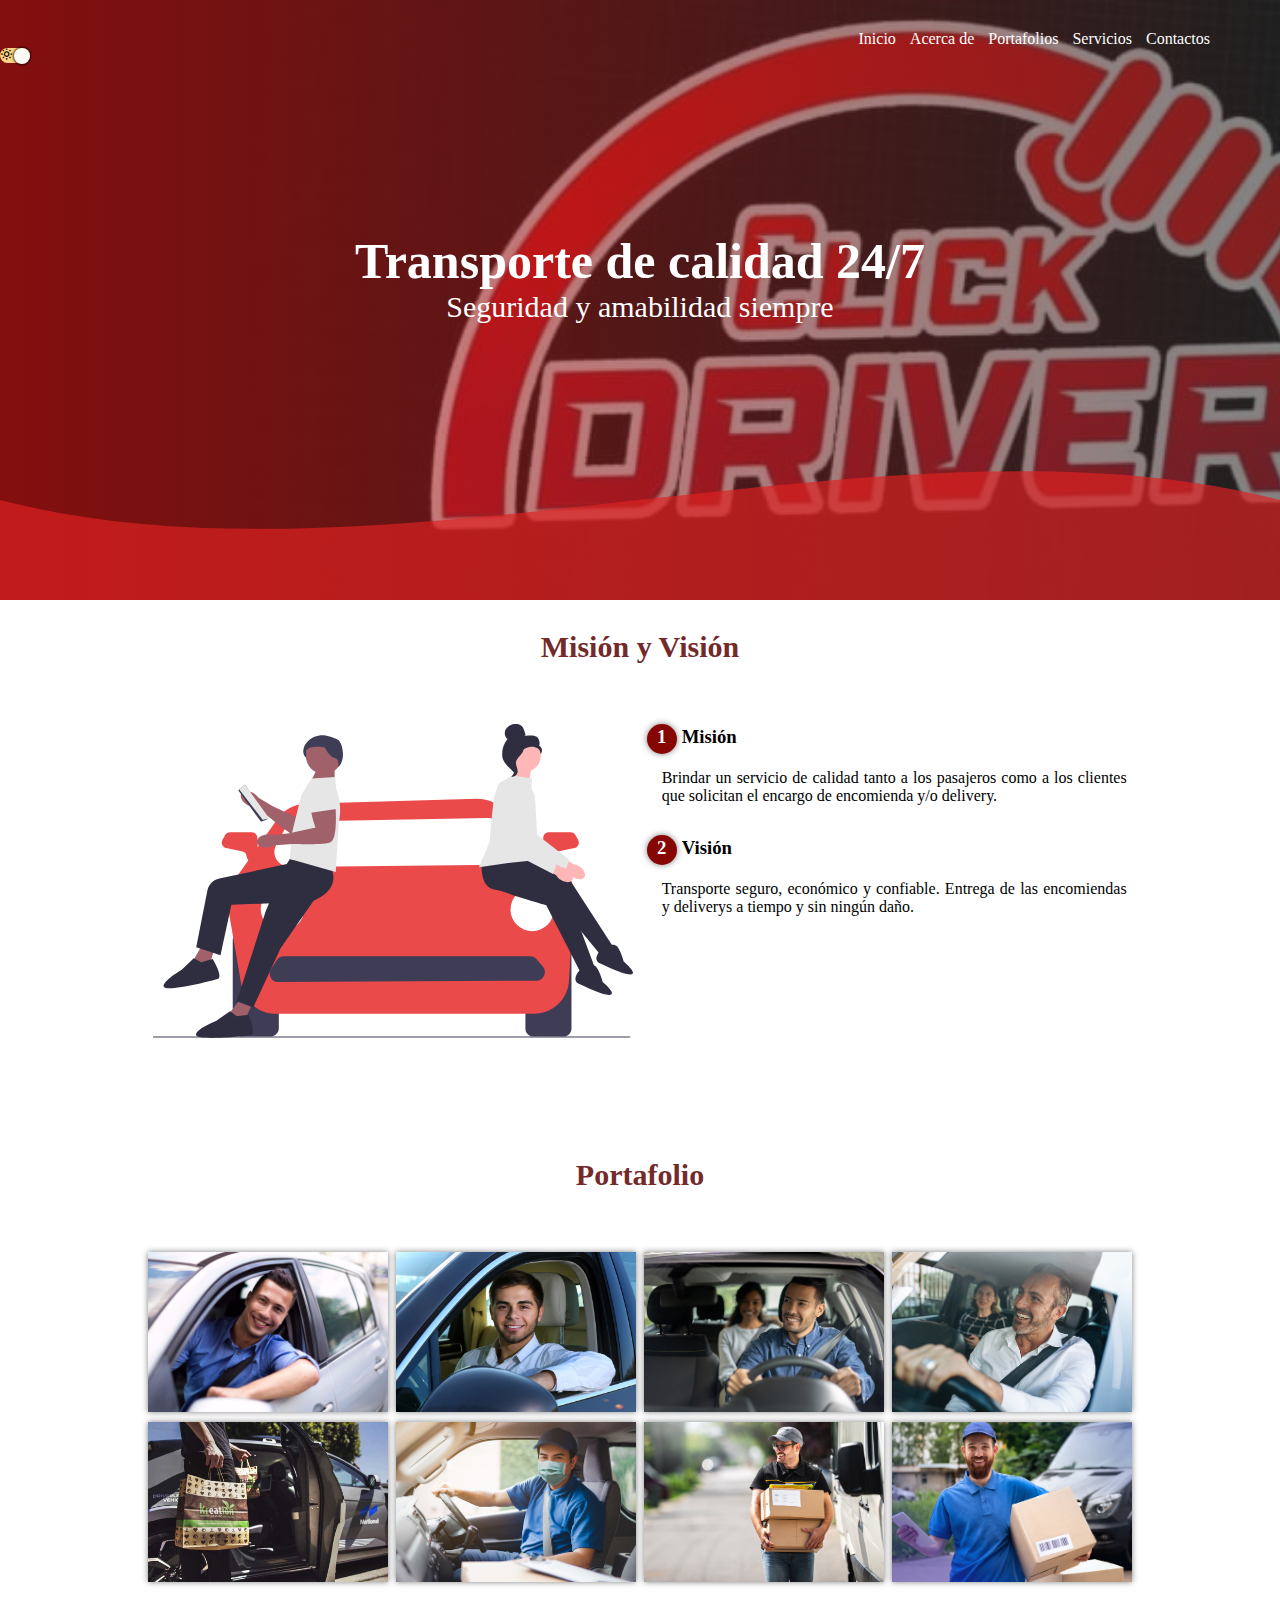
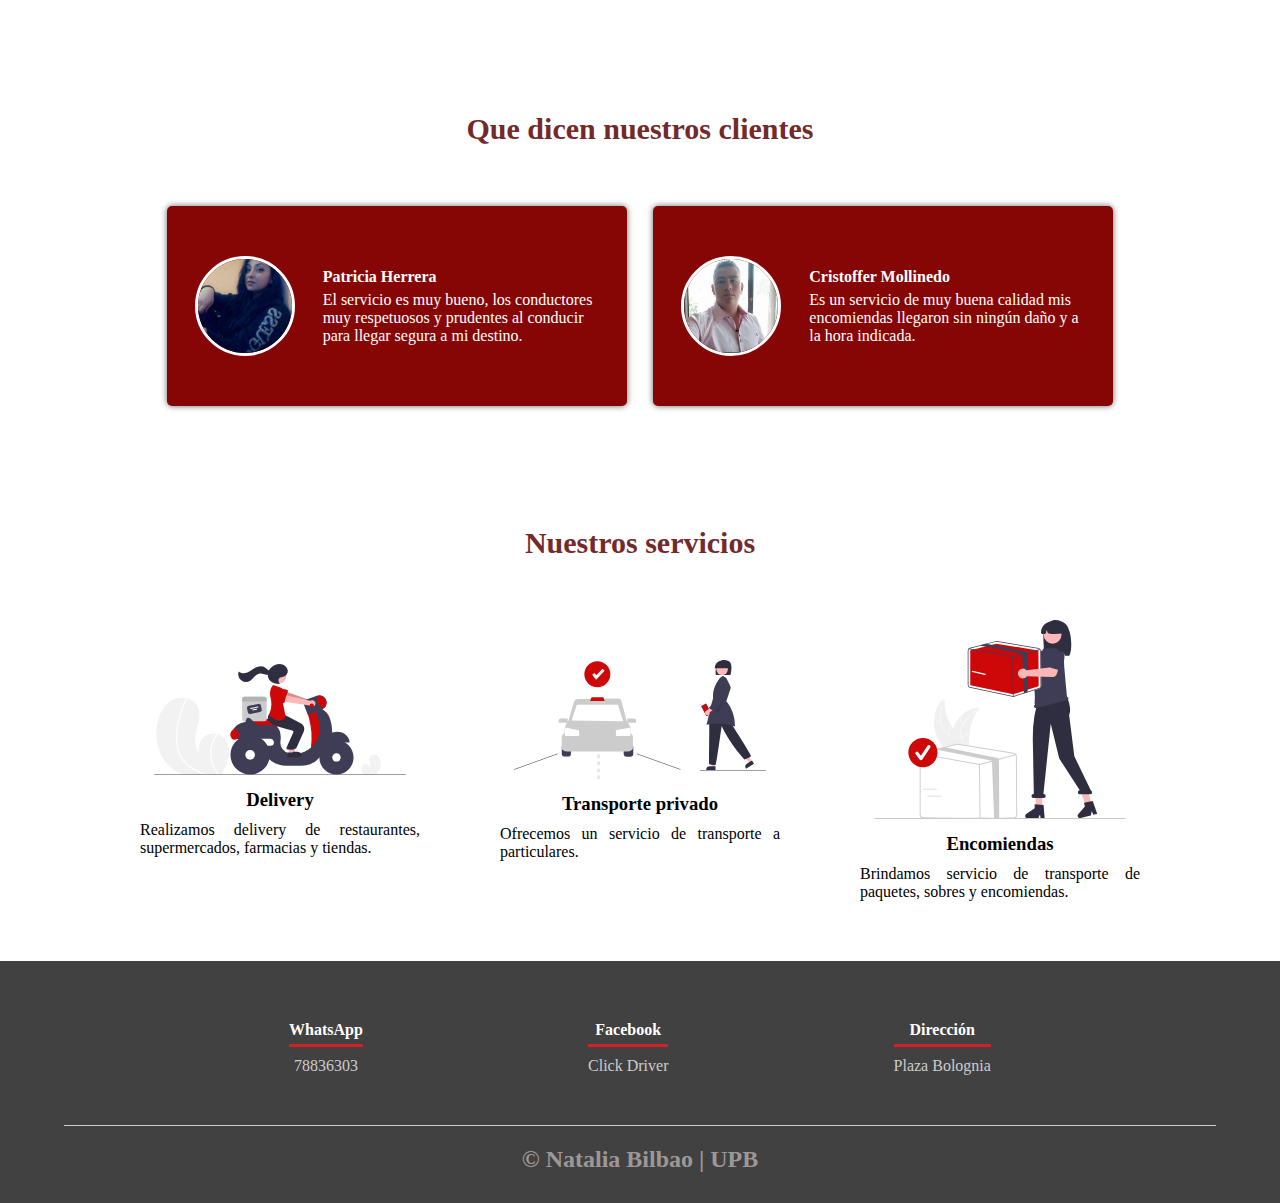
<file: index.html>
<!DOCTYPE html>
<html lang="es">
<head>
    <meta charset="UTF-8">
    <meta http-equiv="X-UA-Compatible" content="IE=edge">
    <meta name="viewport" content="width=device-width, initial-scale=1.0">
    <title>Click Driver</title>
    <link rel="shortcut icon" href="img/icons8-coche-18.png" type="image/x-icon">
    <link rel="stylesheet" href="css/estilos.css">
    <link rel="stylesheet" href="css/dark.css">
    <link href='https://unpkg.com/boxicons@2.1.4/css/boxicons.min.css' rel='stylesheet'>
</head>
<body>
    <header>
        <div id="google_translate_element"></div>
        <script src="https://translate.google.com/translate_a/element.js?cb=googleTranslateElementInit"></script>
        <script>
            function googleTranslateElementInit(){
                new google.translate.TranslateElement(
                    {pageLanguage: 'es'},
                    'google_translate_element'
                );
            }
        </script>
        <nav>
            <a href="#">Inicio</a>
            <a href="#">Acerca de</a>
            <a href="#">Portafolios</a>
            <a href="#">Servicios</a>
            <a href="#">Contactos</a>
            <a>
                <button class="switchDark active" id="switch">
                    <span><i class='bx bx-sun'></i></span>
                    <span><i class='bx bx-moon'></i></span>
                </a>
        </nav>
        <section class="textos-header">
            <h1>Transporte de calidad 24/7</h1>
            <h2>Seguridad y amabilidad siempre</h2>
        </section>
        <div class="wave" style="height: 150px; overflow: hidden;" ><svg viewBox="0 0 500 150" preserveAspectRatio="none" 
                style="height: 100%; width: 100%;">
                <path d="M0.00,49.98 C150.00,150.00 349.20,-49.98 500.00,49.98 L500.00,150.00 L0.00,150.00 Z" 
                style="stroke: none; fill: rgba(221, 34, 34, 0.692);"></path>
            </svg></div>
    </header>
    <main>
        <section class="contenedor sobre-nosotros">
            <h2 class="titulo">Misión y Visión</h2>
            <div class="contenedor-sobre-nosotros">
                <img src="img/undraw_by_my_car_re_j3jt.svg" alt="" class="imagen-sobre-nosotros">
                <div class="contenido-textos">
                    <h3><span>1</span>Misión</h3>
                    <p>Brindar un servicio de calidad tanto a los pasajeros como a los clientes que solicitan el encargo de encomienda y/o delivery.</p>
                    <h3><span>2</span>Visión</h3>
                    <p>Transporte seguro, económico y confiable. Entrega de las encomiendas y deliverys a tiempo y sin ningún daño.</p>
                </div>
            </div>
        </section>
        <section class="portafolio">
            <div class="contenedor">
                <h2 class="titulo">Portafolio</h2>
                <div class="galeria-portafolio">
                    <div class="imagen-portafolio">
                        <img src="img/Conductor1.jpg" alt="">
                        <div class="hover-galeria">
                            <img src="img/target clic.png" alt="">
                            <p>Nuestro trabajo</p>
                        </div>
                    </div>
                    <div class="imagen-portafolio">
                        <img src="img/Conductor2.jpg" alt="">
                        <div class="hover-galeria">
                            <img src="img/target clic.png" alt="">
                            <p>Nuestro trabajo</p>
                        </div>
                    </div>
                    <div class="imagen-portafolio">
                        <img src="img/Transporte1.jpg" alt="">
                        <div class="hover-galeria">
                            <img src="img/target clic.png" alt="">
                            <p>Nuestro trabajo</p>
                        </div>
                    </div>
                    <div class="imagen-portafolio">
                        <img src="img/Transporte2.jpg" alt="">
                        <div class="hover-galeria">
                            <img src="img/target clic.png" alt="">
                            <p>Nuestro trabajo</p>
                        </div>
                    </div>
                    <div class="imagen-portafolio">
                        <img src="img/Delivery1.jpg" alt="">
                        <div class="hover-galeria">
                            <img src="img/target clic.png" alt="">
                            <p>Nuestro trabajo</p>
                        </div>
                    </div>
                    <div class="imagen-portafolio">
                        <img src="img/Delivery2.jpg" alt="">
                        <div class="hover-galeria">
                            <img src="img/target clic.png" alt="">
                            <p>Nuestro trabajo</p>
                        </div>
                    </div>
                    <div class="imagen-portafolio">
                        <img src="img/Encomienda1.jpg" alt="">
                        <div class="hover-galeria">
                            <img src="img/target clic.png" alt="">
                            <p>Nuestro trabajo</p>
                        </div>
                    </div>
                    <div class="imagen-portafolio">
                        <img src="img/Encomienda2.jpg" alt="">
                        <div class="hover-galeria">
                            <img src="img/target clic.png" alt="">
                            <p>Nuestro trabajo</p>
                        </div>
                    </div>
                </div>
            </div>
        </section>
        <section class="clientes contenedor">
            <h2 class="titulo">Que dicen nuestros clientes</h2>
            <div class="cards">
                <div class="card">
                    <img src="img/perfil1.jpeg" alt="">
                    <div class="contenido-texto-card">
                        <h4>Patricia Herrera</h4>
                        <p>El servicio es muy bueno, los conductores muy respetuosos y prudentes al conducir para llegar segura a mi destino.</p>
                    </div>
                </div>
                <div class="card">
                    <img src="img/perfil2.jpg" alt="">
                    <div class="contenido-texto-card">
                        <h4>Cristoffer Mollinedo</h4>
                        <p>Es un servicio de muy buena calidad mis encomiendas llegaron sin ningún daño y a la hora indicada.</p>
                    </div>
                </div>
            </div>
        </section>
        <section class="sobre-el-servicio">
            <div class="contenedor">
                <h2 class="titulo">Nuestros servicios</h2>
                <div class="servicio-contenedor">
                    <div class="servicio-individual">
                        <img src="img/undraw_on_the_way_re_swjt.svg" alt="">
                        <h3>Delivery</h3>
                        <p>Realizamos delivery de restaurantes, supermercados, farmacias y tiendas.</p>
                    </div>
                    <div class="servicio-individual">
                        <img src="img/undraw_order_ride_re_372k.svg" alt="">
                        <h3>Transporte privado</h3>
                        <p>Ofrecemos un servicio de transporte a particulares.</p>
                    </div>
                    <div class="servicio-individual">
                        <img src="img/undraw_order_delivered_re_v4ab.svg" alt="">
                        <h3>Encomiendas</h3>
                        <p>Brindamos servicio de transporte de paquetes, sobres y encomiendas.</p>
                    </div>
                </div>
            </div>
        </section>
    </main>
    <footer>
        <div class="contenedor-footer">
            <div class="footer-contenedor">
                <h4>WhatsApp</h4>
                <p>78836303</p>
            </div>
            <div class="footer-contenedor">
                <h4>Facebook</h4>
                <p>Click Driver</p>
            </div>
            <div class="footer-contenedor">
                <h4>Dirección</h4>
                <p>Plaza Bolognia</p>
            </div>
        </div>
        <h2 class="titulo-final">&copy; Natalia Bilbao | UPB</h2>
    </footer>
    <script src="scrip.js"></script>
</body>
</html
</file>
<file: css/estilos.css>
*{
  margin: 0;
  padding: 0;
  box-sizing: border-box;
}

body{
  font-family: 'open sans';
}

/* Header */ 

.contenedor{
  padding: 60px 0;
  width: 90%;
  max-width: 1000px;
  margin: auto;
  overflow: hidden;
}

.titulo{
  color: #732a2a;
  font-size: 30px;
  text-align: center;
  margin-bottom: 60px;
}

header{
  width: 100%;
  height: 600px;
  background: #333333;  
  /* fallback for old browsers */
  background: -webkit-linear-gradient(to right,hsla(0, 80%, 48%, 0.603), hsla(0, 0%, 20%, 0.603)), url(../img/Click\ driver.jpeg);  
  /* Chrome 10-25, Safari 5.1-6 */
  background: linear-gradient(to right,hsla(0, 80%, 48%, 0.603), hsla(0, 0%, 20%, 0.603)), url(../img/Click\ driver.jpeg); 
  /* W3C, IE 10+/ Edge, Firefox 16+, Chrome 26+, Opera 12+, Safari 7+ */
  background-size: cover;
  background-attachment: fixed;
  position: relative;
}

nav{
  text-align: right;
  padding: 30px 50px 0 0;
}

nav > a{
  color: #fff;
  font-weight: 300;
  text-decoration: none;
  margin-right: 10px;
}

nav > a:hover{
  text-decoration: underline;
}

header .textos-header{
  display: flex;
  height: 430px;
  width: 100%;
  align-items: center;
  justify-content: center;
  flex-direction: column;
  text-align: center;
}

.textos-header h1{
  font-size: 50px;
  color: #fff;
}

.textos-header h2{
  font-size: 30px;
  font-weight: 300;
  color: #fff;
}

.wave{
  position: absolute;
  bottom: 0;
  width: 100%;
}

/* Sobre nosotros */

main .sobre-nosotros{
  padding: 30px 0 60px 0;
}

.contenedor-sobre-nosotros{
  display: flex;
  justify-content: space-evenly;
}

.imagen-sobre-nosotros{
  width: 48%;
}

.sobre-nosotros .contenido-textos{
  width: 48%;
}

.contenido-textos h3{
  margin-bottom: 15px;
}

.contenido-textos h3 span{
  background: #860606;
  color: #fff;
  border-radius: 50%;
  display: inline-block;
  text-align: center;
  width: 30px;
  height: 30px;
  padding: 2px;
  box-shadow: 0 0 6px rgba(0, 0, 0, .5);
  margin-right: 5px;
}

.contenido-textos p{
  padding: 0px 0px 30px 15px;
  font-weight: 300;
  text-align: justify;
}

/* Galeria */

.galeria-portafolio{
  display: flex;
  justify-content: space-evenly;
  flex-wrap: wrap;
}

.imagen-portafolio{
  width: 24%;
  margin-bottom: 10px;
  overflow: hidden;
  position: relative;
  cursor: pointer;
  box-shadow: 0 0 6px 0 rgba(0, 0, 0, .5);
}

.imagen-portafolio > img{
  width: 100%;
  height: 100%;
  object-fit: cover;
  display: block;
}

.hover-galeria{
  position: absolute;
  width: 100%;
  height: 100%;
  top: 0;
  transform: scale(0);
  background: hsla(0, 91%, 27%, 0.7);
  transition: transform .5s;
  display: flex;
  justify-content: center;
  align-items: center;
  flex-direction: column;
}

.hover-galeria img{
  width: 50px;
}

.hover-galeria p{
  color: #fff;
}

.imagen-portafolio:hover .hover-galeria{
  transform: scale(1);
}

/* Clientes */ 

.cards{
  display: flex;
  justify-content: space-evenly;
}

.cards .card{
  background: #860606;
  display: flex;
  width: 46%;
  height: 200px;
  align-items: center;
  justify-content: space-evenly;
  border-radius: 5px;
  box-shadow: 0 0 6px 0 rgba(0, 0, 0, .6);
}

.cards .card img{
  width: 100px;
  height: 100px;
  object-fit: cover;
  border: 3px solid #fff;
  border-radius: 50%;
  display: block;
}

.cards .card > .contenido-texto-card{
  width: 60%;
  color: #fff;
}

.cards .card > .contenido-texto-card p{
  font-weight: 300;
  padding-top: 5px;
}

 /* Sobre el servicio */

.servicio-contenedor{
  display: flex;
  justify-content: space-between;
  align-items: center;
}

.servicio-individual{
  width: 28%;
  text-align: center;
}

.servicio-individual img{
  width: 90%;
}

.servicio-individual h3{
  margin: 10px 0;
}

.servicio-individual p{
  font-weight: 300;
  text-align: justify;
}

/* Footer */ 

footer{
  background: #414141;
  padding: 60px 0 30px 0;
  margin: auto;
  overflow: hidden;
}

.contenedor-footer{
  display: flex;
  width: 90%;
  justify-content: space-evenly;
  margin: auto;
  padding-bottom: 50px;
  border-bottom: 1px solid #ccc;
}

.footer-contenedor{
  text-align: center;
}

.footer-contenedor h4{
  color: #fff;
  border-bottom: 3px solid #d32020;
  padding-bottom: 5px;
  margin-bottom: 10px;
}

.footer-contenedor p{
  color: #ccc;
}

.titulo-final{
  text-align: center;
  font-size: 24px;
  margin: 20px 0 0 0;
  color: #9e9797;
}

@media screen and (max-width:900px){
  header{
    background-position: center;
  }
  .contenedor-sobre-nosotros{
    flex-direction: column;
    justify-content: center;
    align-items: center;
  }

  .sobre-nosotros .contenido-textos{
    width: 90%;
  }

  .imagen-sobre-nosotros{
    width: 90%;
  }

  /* Galeria */

  .imagen-portafolio{
    width: 44%;
  }

  /* Clientes */ 

  .cards{
    flex-direction: column;
    justify-content: center;
    align-items: center;
  }

  .cards .card{
    width: 90%;
  }

  .cards .card:first-child{
    margin-bottom: 30px;
  }

  /* Servicios */ 

  .servicio-contenedor{
    justify-content: center;
    flex-direction: column;
  }

  .servicio-individual{
    width: 100%;
    text-align: center;
  }

  .servicio-individual:nth-child(1), .servicio-individual:nth-child(2){
    margin-bottom: 60px;
  }
  
  .servicio-individual{
    width: 90%;
  }
 }

@media screen and (max-width:500px){
  nav{
    text-align: center;
    padding: 30px 0 0 0;
  }

  nav > a{
    margin-right: 5px;
  }

  .textos-header h1{
    font-size: 35px;
  }

  .textos-header h2{
    font-size: 20px;
  }

  /* Sobre nosotros */

  .imagen-sobre-nosotros{
    margin-bottom: 60px;
    width: 99%;
  }

  .sobre-nosotros .contenido-textos{
    width: 95%;
  }

  /* Galeria */

  .imagen-portafolio{
    width: 95%;
  }

  /* Clientes */

  .cards .card{
    height: 450px;
    display: flex;
    flex-direction: column;
    align-items: center;
  }

  .cards .card img{
    width: 90px;
    height: 90px;
  }

  /* Footer */

  .contenedor-footer{
    flex-direction: column;
    border: none;
  }

  .footer-contenedor{
    margin-bottom: 20px;
    text-align: center;
  }

  .footer-contenedor h4{
    border: none;
  }

  .footer-contenedor p{
    color: #ccc;
    border-bottom: 1px solid #f2f2f2;
    padding-bottom: 20px;
  }

  .titulo-final{
    font-size: 20px;
  }
 }
</file>
<file: css/dark.css>
.switchDark{
    background-color: #3494b1;
    display: flex;
    position: relative;
    cursor: pointer;
    outline: none;
    border: none;
    border-radius: 1rem;
    align-items: center;
    justify-content: space-between;
  }
  
  .switchDark.span{
    width: 30px;
    height: 30px;
    line-height: 30px;
    display: block;
    color: #fff;
    background: none;
  }
  
  .switchDark::after{
    display: block;
    background: #fffbf5;
    width: 1rem;
    height: 1rem;
    position: absolute;
    top: 0;
    left: 0;
    right: unset;
    border-radius: 50%;
    transition: all .5s ease;
    box-shadow: 0 0 1.5px 1.5px rgba(0, 0, 0, .5);
    content: "";
  }
  
  .switchDark.active{
    background: #fdd384;
  }
  
  .switchDark.active::after{
    left: unset;
    right: 0;
  }

  body{
    background: #fff;
    color: #000;
  }

  body.dark{
    background: #222;
    color: #fff;
  }
</file>
